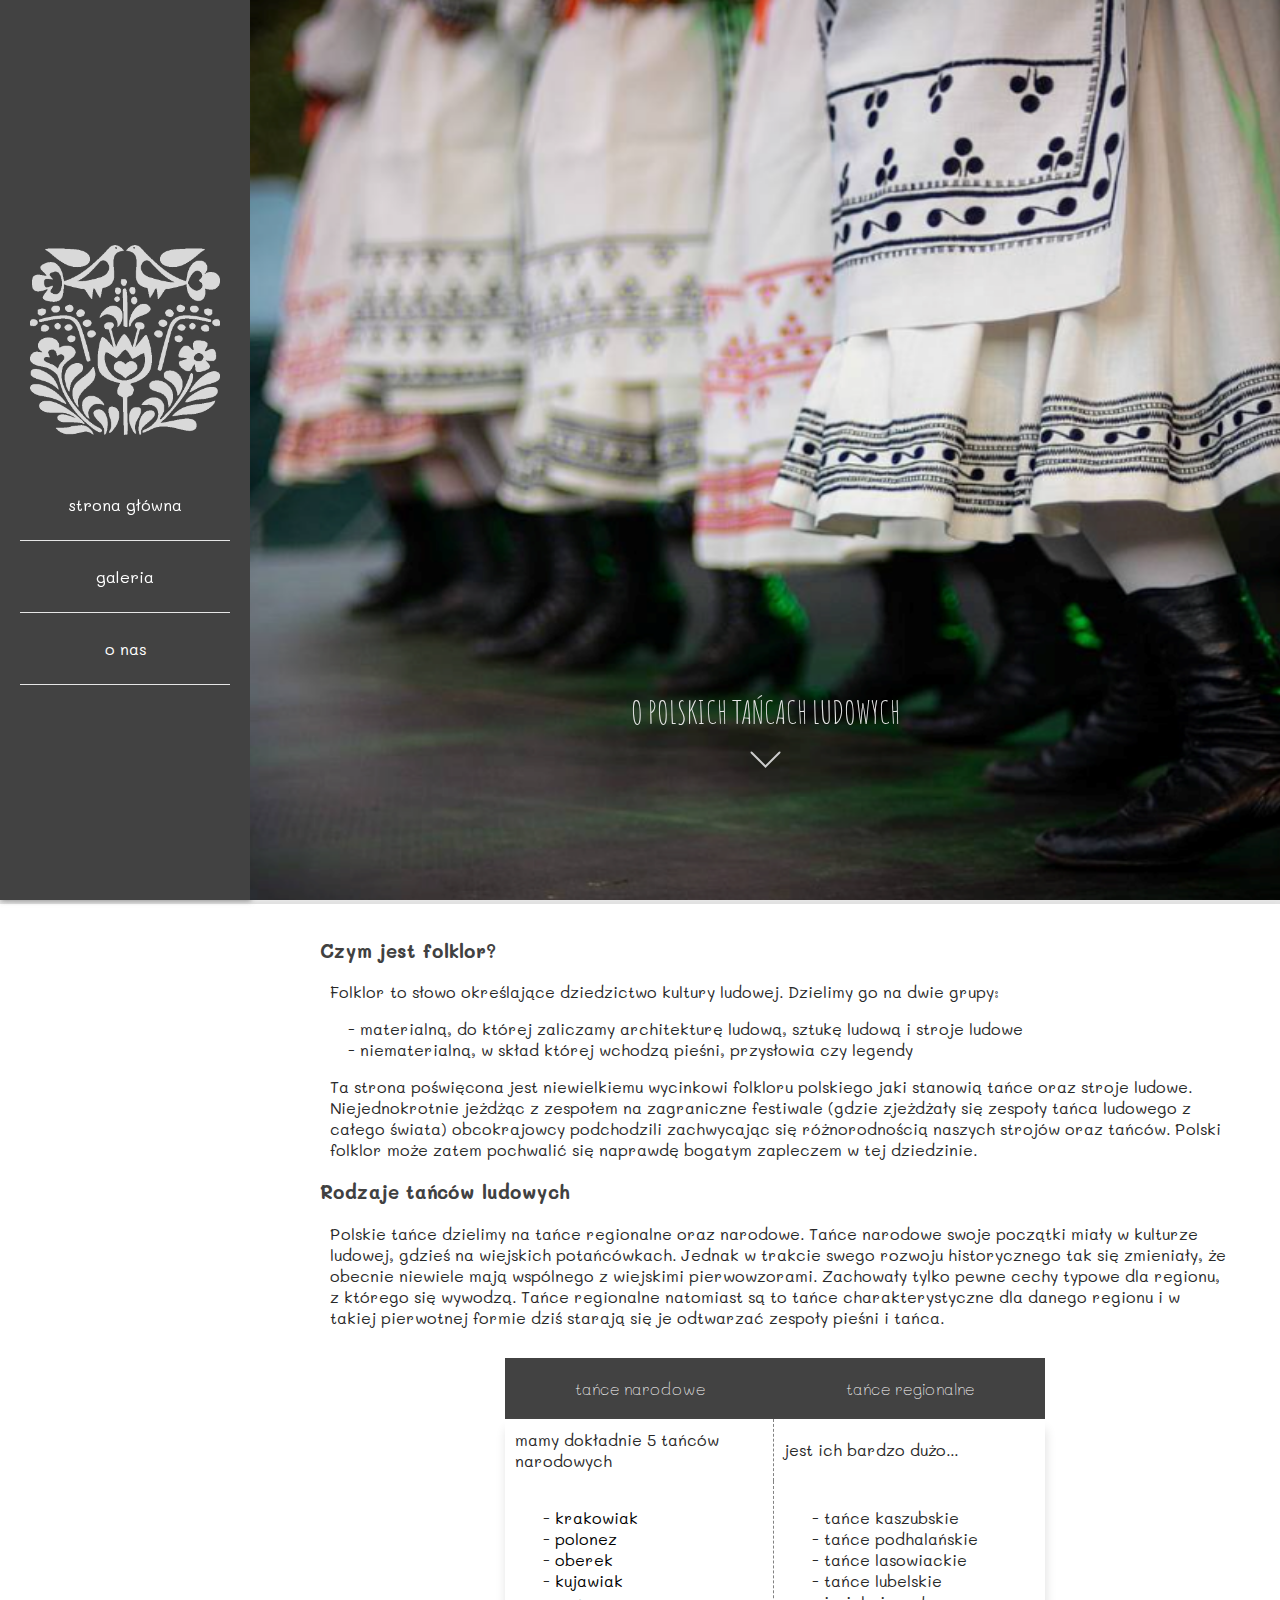
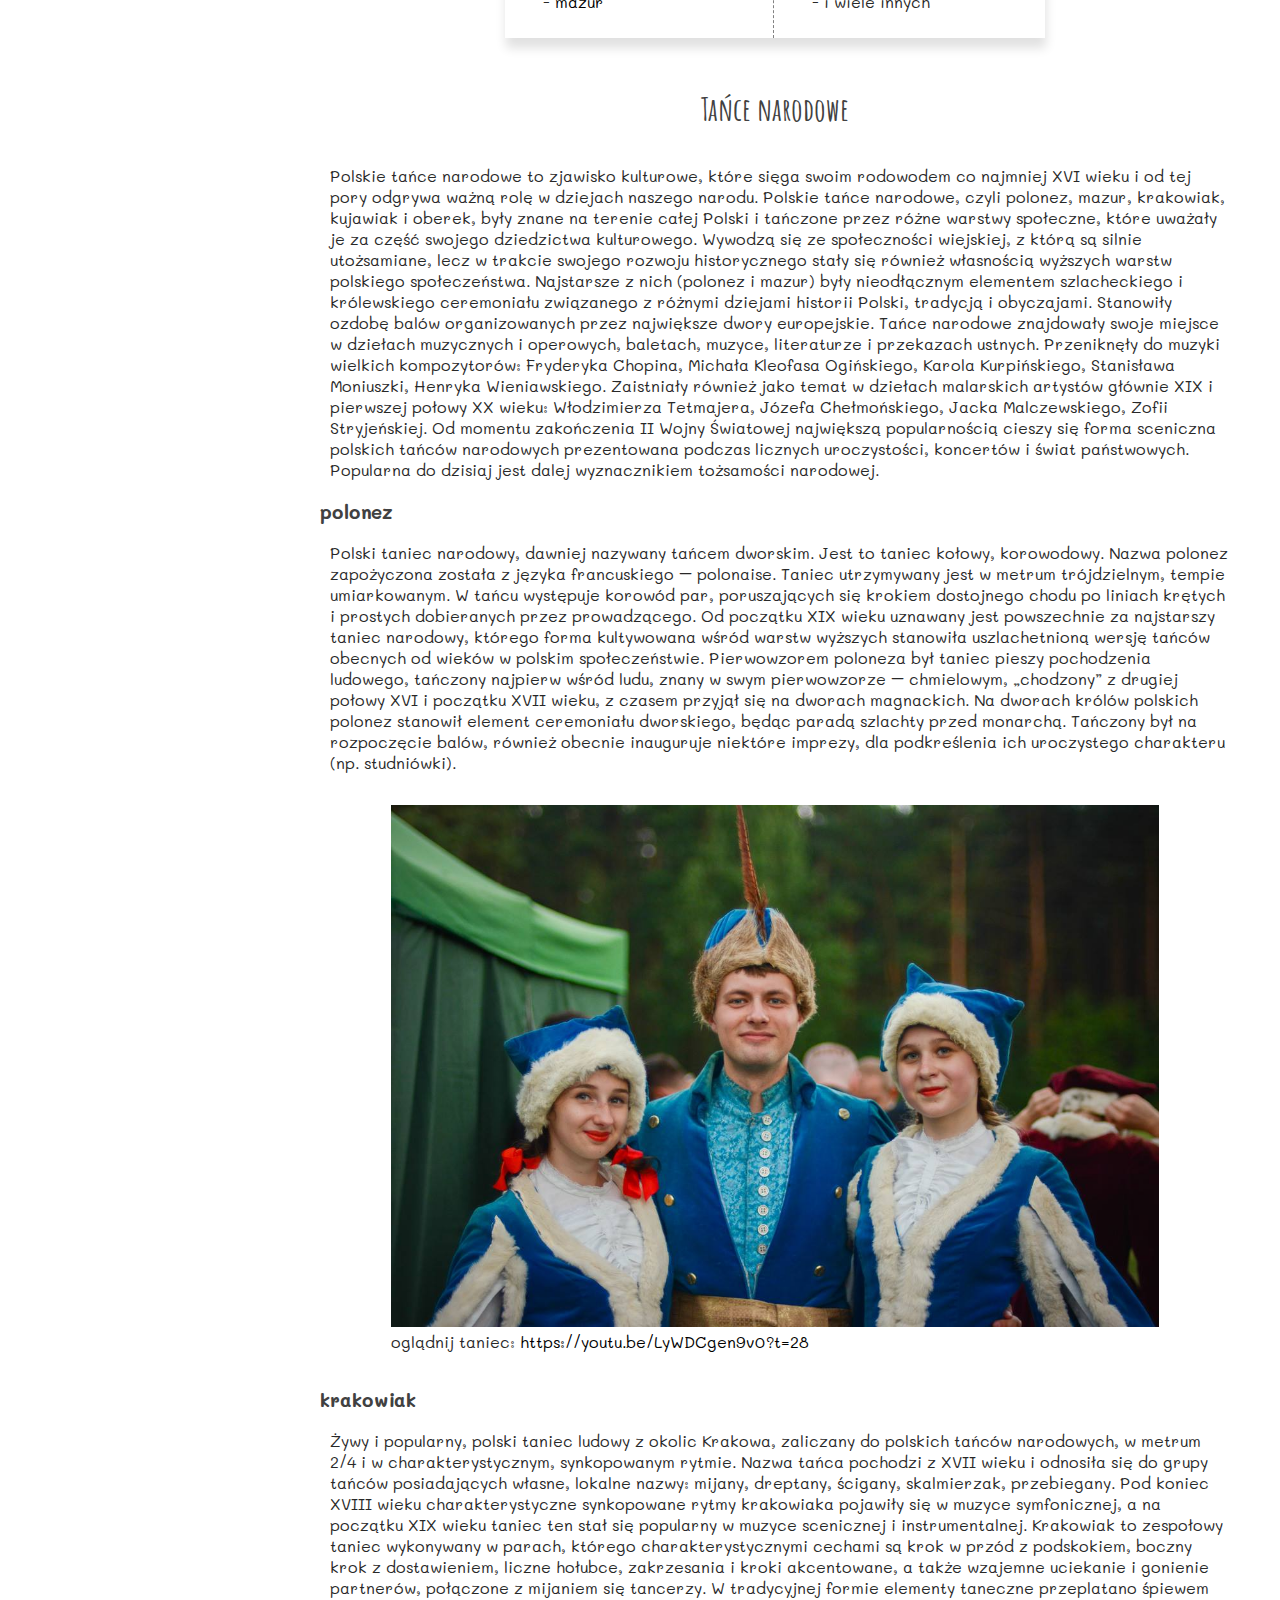
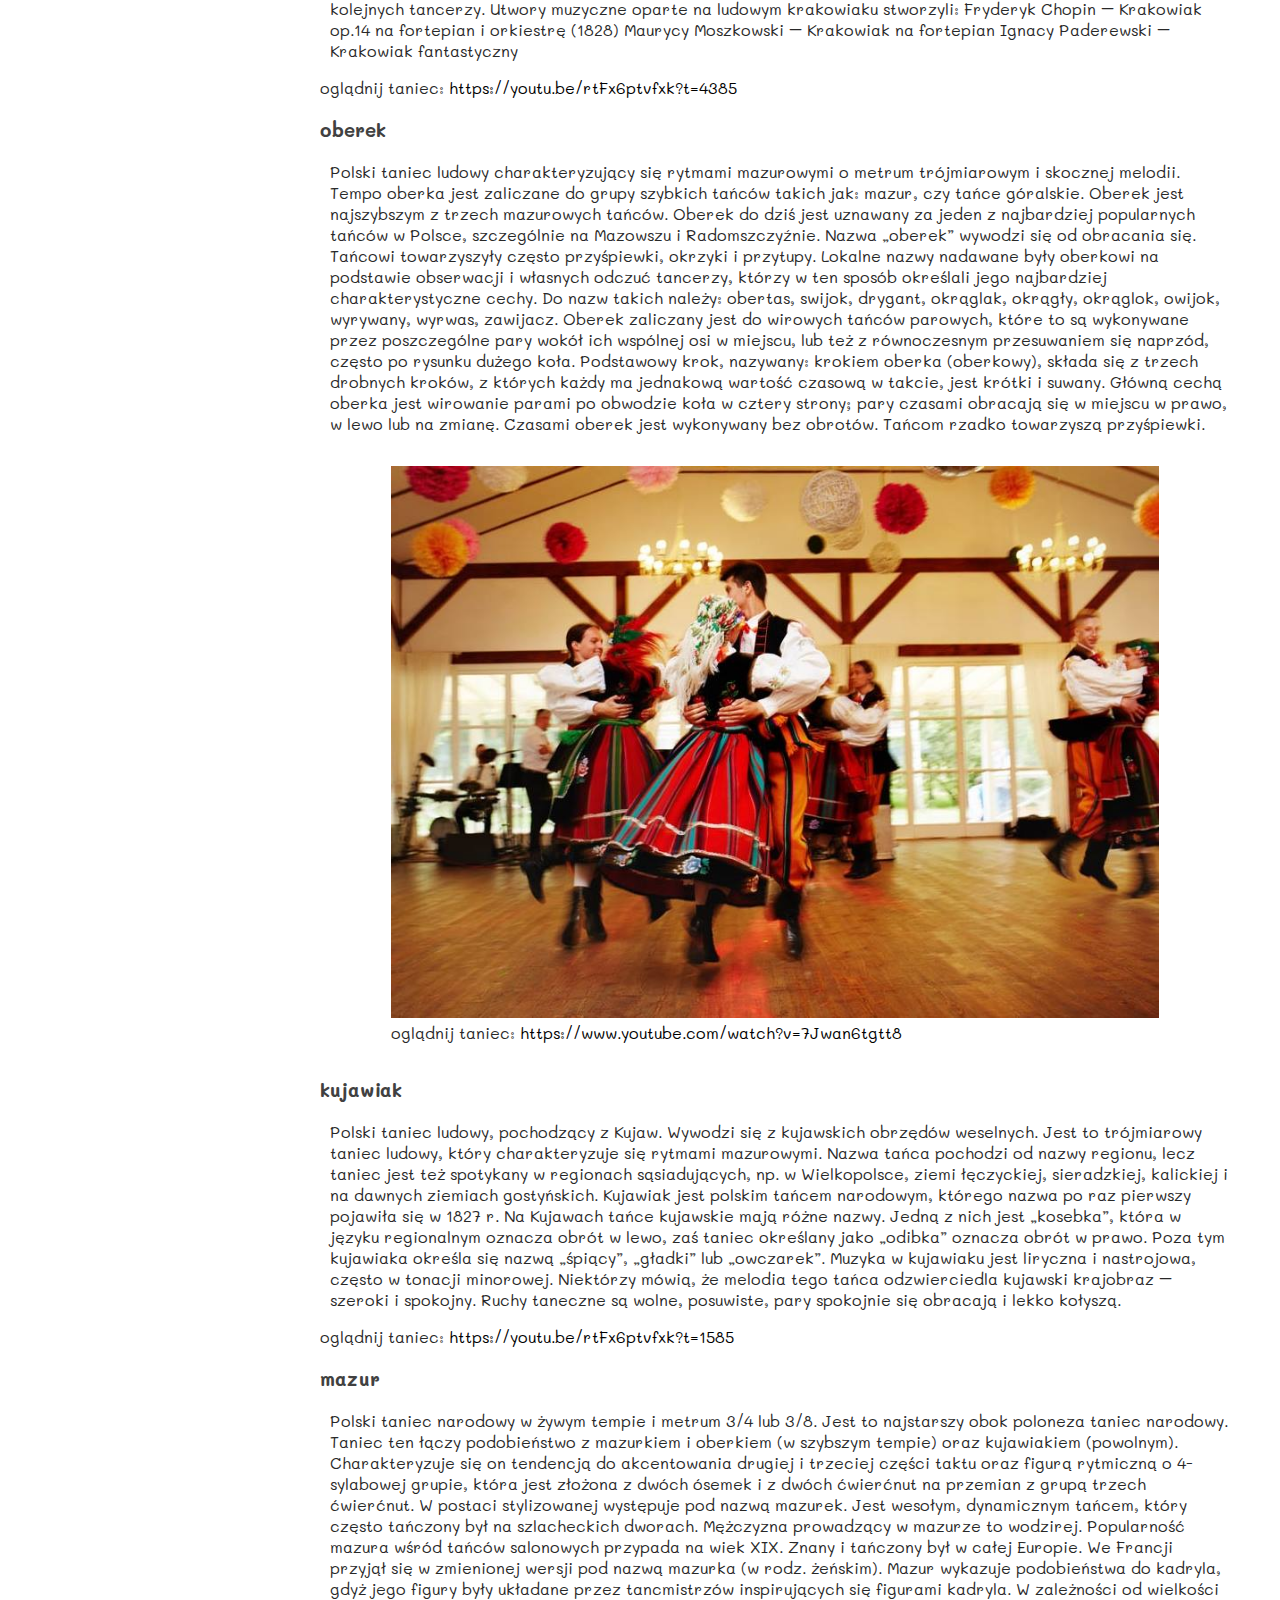
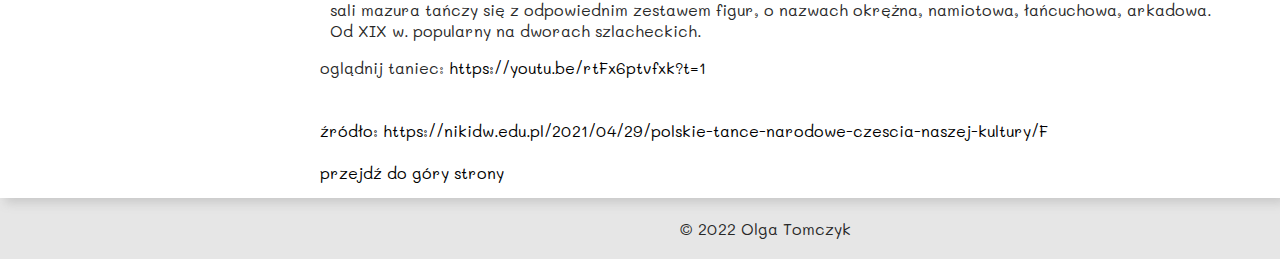
<file: index.html>
<!DOCTYPE html>
<html lang="en">

<head>
  <meta charset="UTF-8" />
  <meta http-equiv="X-UA-Compatible" content="IE=edge" />
  <link rel="shortcut icon" href="/favicons/favicon.ico" />
  <link rel="apple-touch-icon" sizes="180x180" href="favicons/apple-touch-icon.png" />
  <link rel="icon" type="image/png" sizes="32x32" href="favicons/favicon-32x32.png" />
  <link rel="icon" type="image/png" sizes="16x16" href="/favicons/favicon-16x16.png" />
  <link rel="manifest" href="/site.webmanifest" />
  <meta name="viewport" content="width=device-width, initial-scale=1.0" />
  <link rel="stylesheet" href="style.css" />
  <title>Tańce ludowe</title>
</head>

<body>

  <a name="top"></a>
  <nav>
    <div class="menu">
      <a class="for-big-desktop" href="index.html">
        <img class="nav-img" src="img/nav-img.png" alt="" /></a>
      <a class="for-small-desktop" href="index.html">
        <img class="nav-img" src="img/nav-img.png" alt="" /></a>
      <a class="menu-item main-menu-item" href="index.html">strona główna</a>
      <a class="menu-item" href="photos-gallery.html">galeria</a>
      <div class="dropdown for-big-desktop">
        <button class="dropdown-button"><a href="contact.html">o nas</a></button>
        <div class="dropdown-content">
          <a href="contact.html">kontakt</a>
        </div>
      </div>
      <a class="menu-item for-small-desktop" href="contact.html">kontakt</a>
  </nav>
  <div class="landing-page">
    <div class="displacement"></div>
    <div class="landing-page-img-div">
      <img class="landing-page-img" src="img/kiecki-jasne.png" alt="" />
      <div class="bottom-text">
        <a href="#text-content">
          <h1 class="title">O POLSKICH TAŃCACH LUDOWYCH</h1>
          <svg height="20px" width="30px">
            <polyline points="0,0 15,15 30,0 " style="fill: none; stroke: #ccc; stroke-width: 2" />
            Sorry, your browser does not support inline SVG.
          </svg>
        </a>
      </div>
    </div>
  </div>
  <div id="text-content">
    <h3>Czym jest folklor?</h3>
    <p>
      Folklor to słowo określające dziedzictwo kultury ludowej. Dzielimy go
      na dwie grupy:
    </p>
    <ul>
      <li>
        materialną, do której zaliczamy architekturę ludową, sztukę ludową i
        stroje ludowe
      </li>
      <li>
        niematerialną, w skład której wchodzą pieśni, przysłowia czy legendy
      </li>
    </ul>
    <p>
      Ta strona poświęcona jest niewielkiemu wycinkowi folkloru polskiego
      jaki stanowią tańce oraz stroje ludowe. Niejednokrotnie jeżdżąc z
      zespołem na zagraniczne festiwale (gdzie zjeżdżały się zespoły tańca
      ludowego z całego świata) obcokrajowcy podchodzili zachwycając się
      różnorodnością naszych strojów oraz tańców. Polski folklor może zatem
      pochwalić się naprawdę bogatym zapleczem w tej dziedzinie.
    </p>
    <h3>Rodzaje tańców ludowych</h3>
    <p>
      Polskie tańce dzielimy na tańce regionalne oraz narodowe. Tańce
      narodowe swoje początki miały w kulturze ludowej, gdzieś na wiejskich
      potańcówkach. Jednak w trakcie swego rozwoju historycznego tak się
      zmieniały, że obecnie niewiele mają wspólnego z wiejskimi
      pierwowzorami. Zachowały tylko pewne cechy typowe dla regionu, z
      którego się wywodzą. Tańce regionalne natomiast są to tańce
      charakterystyczne dla danego regionu i w takiej pierwotnej formie dziś
      starają się je odtwarzać zespoły pieśni i tańca.
    </p>
    <div class="t-container">
      <table class="t-headers">
        <thead>
          <tr>
            <th>tańce narodowe</th>
            <th>tańce regionalne</th>
          </tr>
        </thead>
      </table>
      <table class="t-content">
        <tr class="t-first-row">
          <td class="left-col-td">mamy dokładnie 5 tańców narodowych</td>
          <td>jest ich bardzo dużo...</td>
        </tr>
        <tr class="t-second-row">
          <td class="left-col-td">
            <ul>
              <li><a href="#krakowiak">krakowiak</a></li>
              <li><a href="#polonez">polonez</a></li>
              <li><a href="#oberek">oberek</a></li>
              <li><a href="#kujawiak">kujawiak</a></li>
              <li><a href="#mazur">mazur</a></li>
            </ul>
          </td>
          <td>
            <ul>
              <li>tańce kaszubskie</li>
              <li>tańce podhalańskie</li>
              <li>tańce lasowiackie</li>
              <li>tańce lubelskie</li>
              <li>i wiele innych</li>
            </ul>
          </td>
        </tr>
      </table>
    </div>
    <h1>Tańce narodowe</h1>
    <p>
      Polskie tańce narodowe to zjawisko kulturowe, które sięga swoim
      rodowodem co najmniej XVI wieku i od tej pory odgrywa ważną rolę w
      dziejach naszego narodu. Polskie tańce narodowe, czyli polonez, mazur,
      krakowiak, kujawiak i oberek, były znane na terenie całej Polski i
      tańczone przez różne warstwy społeczne, które uważały je za część
      swojego dziedzictwa kulturowego. Wywodzą się ze społeczności
      wiejskiej, z którą są silnie utożsamiane, lecz w trakcie swojego
      rozwoju historycznego stały się również własnością wyższych warstw
      polskiego społeczeństwa. Najstarsze z nich (polonez i mazur) były
      nieodłącznym elementem szlacheckiego i królewskiego ceremoniału
      związanego z różnymi dziejami historii Polski, tradycją i obyczajami.
      Stanowiły ozdobę balów organizowanych przez największe dwory
      europejskie. Tańce narodowe znajdowały swoje miejsce w dziełach
      muzycznych i operowych, baletach, muzyce, literaturze i przekazach
      ustnych. Przeniknęły do muzyki wielkich kompozytorów: Fryderyka
      Chopina, Michała Kleofasa Ogińskiego, Karola Kurpińskiego, Stanisława
      Moniuszki, Henryka Wieniawskiego. Zaistniały również jako temat w
      dziełach malarskich artystów głównie XIX i pierwszej połowy XX wieku:
      Włodzimierza Tetmajera, Józefa Chełmońskiego, Jacka Malczewskiego,
      Zofii Stryjeńskiej. Od momentu zakończenia II Wojny Światowej
      największą popularnością cieszy się forma sceniczna polskich tańców
      narodowych prezentowana podczas licznych uroczystości, koncertów i
      świat państwowych. Popularna do dzisiaj jest dalej wyznacznikiem
      tożsamości narodowej.
    </p>
    <h3 id="polonez">polonez</h3>
    <p>
      Polski taniec narodowy, dawniej nazywany tańcem dworskim. Jest to
      taniec kołowy, korowodowy. Nazwa polonez zapożyczona została z języka
      francuskiego – polonaise. Taniec utrzymywany jest w metrum
      trójdzielnym, tempie umiarkowanym. W tańcu występuje korowód par,
      poruszających się krokiem dostojnego chodu po liniach krętych i
      prostych dobieranych przez prowadzącego. Od początku XIX wieku
      uznawany jest powszechnie za najstarszy taniec narodowy, którego forma
      kultywowana wśród warstw wyższych stanowiła uszlachetnioną wersję
      tańców obecnych od wieków w polskim społeczeństwie. Pierwowzorem
      poloneza był taniec pieszy pochodzenia ludowego, tańczony najpierw
      wśród ludu, znany w swym pierwowzorze – chmielowym, „chodzony” z
      drugiej połowy XVI i początku XVII wieku, z czasem przyjął się na
      dworach magnackich. Na dworach królów polskich polonez stanowił
      element ceremoniału dworskiego, będąc paradą szlachty przed monarchą.
      Tańczony był na rozpoczęcie balów, również obecnie inauguruje niektóre
      imprezy, dla podkreślenia ich uroczystego charakteru (np. studniówki).
    </p>
    <div class="center-element">
      <figure>
        <img class="content-img" src="img/polonez.jpg" alt="pary tańczące poloneza" />
        <figcaption>
          oglądnij taniec:
          <a href="https://youtu.be/LyWDCgen9v0?t=28" target="_blank"
            rel="noopener noreferrer">https://youtu.be/LyWDCgen9v0?t=28</a>
        </figcaption>
      </figure>
    </div>
    <h3 id="krakowiak">krakowiak</h3>
    <p>
      Żywy i popularny, polski taniec ludowy z okolic Krakowa, zaliczany do
      polskich tańców narodowych, w metrum 2/4 i w charakterystycznym,
      synkopowanym rytmie. Nazwa tańca pochodzi z XVII wieku i odnosiła się
      do grupy tańców posiadających własne, lokalne nazwy: mijany, dreptany,
      ścigany, skalmierzak, przebiegany. Pod koniec XVIII wieku
      charakterystyczne synkopowane rytmy krakowiaka pojawiły się w muzyce
      symfonicznej, a na początku XIX wieku taniec ten stał się popularny w
      muzyce scenicznej i instrumentalnej. Krakowiak to zespołowy taniec
      wykonywany w parach, którego charakterystycznymi cechami są krok w
      przód z podskokiem, boczny krok z dostawieniem, liczne hołubce,
      zakrzesania i kroki akcentowane, a także wzajemne uciekanie i gonienie
      partnerów, połączone z mijaniem się tancerzy. W tradycyjnej formie
      elementy taneczne przeplatano śpiewem kolejnych tancerzy. Utwory
      muzyczne oparte na ludowym krakowiaku stworzyli: Fryderyk Chopin –
      Krakowiak op.14 na fortepian i orkiestrę (1828) Maurycy Moszkowski –
      Krakowiak na fortepian Ignacy Paderewski – Krakowiak fantastyczny
    </p>
    <figcaption>
      oglądnij taniec:
      <a href="https://youtu.be/rtFx6ptvfxk?t=4385" target="_blank"
        rel="noopener noreferrer">https://youtu.be/rtFx6ptvfxk?t=4385</a>
    </figcaption>
    <h3 id="oberek">oberek</h3>
    <p>
      Polski taniec ludowy charakteryzujący się rytmami mazurowymi o metrum
      trójmiarowym i skocznej melodii. Tempo oberka jest zaliczane do grupy
      szybkich tańców takich jak: mazur, czy tańce góralskie. Oberek jest
      najszybszym z trzech mazurowych tańców. Oberek do dziś jest uznawany
      za jeden z najbardziej popularnych tańców w Polsce, szczególnie na
      Mazowszu i Radomszczyźnie. Nazwa „oberek” wywodzi się od obracania
      się. Tańcowi towarzyszyły często przyśpiewki, okrzyki i przytupy.
      Lokalne nazwy nadawane były oberkowi na podstawie obserwacji i
      własnych odczuć tancerzy, którzy w ten sposób określali jego
      najbardziej charakterystyczne cechy. Do nazw takich należy: obertas,
      swijok, drygant, okrąglak, okrągły, okrąglok, owijok, wyrywany,
      wyrwas, zawijacz. Oberek zaliczany jest do wirowych tańców parowych,
      które to są wykonywane przez poszczególne pary wokół ich wspólnej osi
      w miejscu, lub też z równoczesnym przesuwaniem się naprzód, często po
      rysunku dużego koła. Podstawowy krok, nazywany: krokiem oberka
      (oberkowy), składa się z trzech drobnych kroków, z których każdy ma
      jednakową wartość czasową w takcie, jest krótki i suwany. Główną cechą
      oberka jest wirowanie parami po obwodzie koła w cztery strony; pary
      czasami obracają się w miejscu w prawo, w lewo lub na zmianę. Czasami
      oberek jest wykonywany bez obrotów. Tańcom rzadko towarzyszą
      przyśpiewki.
    </p>
    <div class="center-element">
      <figure>
        <img class="content-img" src="img/oberek.jpg" alt="pary tańczące oberka" />
        <figcaption>
          oglądnij taniec:
          <a href="https://www.youtube.com/watch?v=7Jwan6tgtt8" target="_blank"
            rel="noopener noreferrer">https://www.youtube.com/watch?v=7Jwan6tgtt8</a>
        </figcaption>
      </figure>
    </div>
    <h3 id="kujawiak">kujawiak</h3>
    <p>
      Polski taniec ludowy, pochodzący z Kujaw. Wywodzi się z kujawskich
      obrzędów weselnych. Jest to trójmiarowy taniec ludowy, który
      charakteryzuje się rytmami mazurowymi. Nazwa tańca pochodzi od nazwy
      regionu, lecz taniec jest też spotykany w regionach sąsiadujących, np.
      w Wielkopolsce, ziemi łęczyckiej, sieradzkiej, kalickiej i na dawnych
      ziemiach gostyńskich. Kujawiak jest polskim tańcem narodowym, którego
      nazwa po raz pierwszy pojawiła się w 1827 r. Na Kujawach tańce
      kujawskie mają różne nazwy. Jedną z nich jest „kosebka”, która w
      języku regionalnym oznacza obrót w lewo, zaś taniec określany jako
      „odibka” oznacza obrót w prawo. Poza tym kujawiaka określa się nazwą
      „śpiący”, „gładki” lub „owczarek”. Muzyka w kujawiaku jest liryczna i
      nastrojowa, często w tonacji minorowej. Niektórzy mówią, że melodia
      tego tańca odzwierciedla kujawski krajobraz – szeroki i spokojny.
      Ruchy taneczne są wolne, posuwiste, pary spokojnie się obracają i
      lekko kołyszą.
    </p>
    <figcaption>
      oglądnij taniec:
      <a href="https://youtu.be/rtFx6ptvfxk?t=1585" target="_blank"
        rel="noopener noreferrer">https://youtu.be/rtFx6ptvfxk?t=1585</a>
    </figcaption>
    <h3 id="mazur">mazur</h3>
    <p>
      Polski taniec narodowy w żywym tempie i metrum 3/4 lub 3/8. Jest to
      najstarszy obok poloneza taniec narodowy. Taniec ten łączy
      podobieństwo z mazurkiem i oberkiem (w szybszym tempie) oraz
      kujawiakiem (powolnym). Charakteryzuje się on tendencją do
      akcentowania drugiej i trzeciej części taktu oraz figurą rytmiczną o
      4-sylabowej grupie, która jest złożona z dwóch ósemek i z dwóch
      ćwierćnut na przemian z grupą trzech ćwierćnut. W postaci stylizowanej
      występuje pod nazwą mazurek. Jest wesołym, dynamicznym tańcem, który
      często tańczony był na szlacheckich dworach. Mężczyzna prowadzący w
      mazurze to wodzirej. Popularność mazura wśród tańców salonowych
      przypada na wiek XIX. Znany i tańczony był w całej Europie. We Francji
      przyjął się w zmienionej wersji pod nazwą mazurka (w rodz. żeńskim).
      Mazur wykazuje podobieństwa do kadryla, gdyż jego figury były układane
      przez tancmistrzów inspirujących się figurami kadryla. W zależności od
      wielkości sali mazura tańczy się z odpowiednim zestawem figur, o
      nazwach okrężna, namiotowa, łańcuchowa, arkadowa. Od XIX w. popularny
      na dworach szlacheckich.
    </p>
    <figcaption>
      oglądnij taniec:
      <a href="https://youtu.be/rtFx6ptvfxk?t=1" target="_blank"
        rel="noopener noreferrer">https://youtu.be/rtFx6ptvfxk?t=1</a>
    </figcaption> <br><br>
    <a target="_blank" href="https://nikidw.edu.pl/2021/04/29/polskie-tance-narodowe-czescia-naszej-kultury/">źródło:
      https://nikidw.edu.pl/2021/04/29/polskie-tance-narodowe-czescia-naszej-kultury/F</a>
    <br /><br />
    <div class="right">
      <a href="#top">przejdź do góry strony</a>
    </div>
  </div>
  <footer>© 2022 Olga Tomczyk</footer>
</body>

</html>
</file>
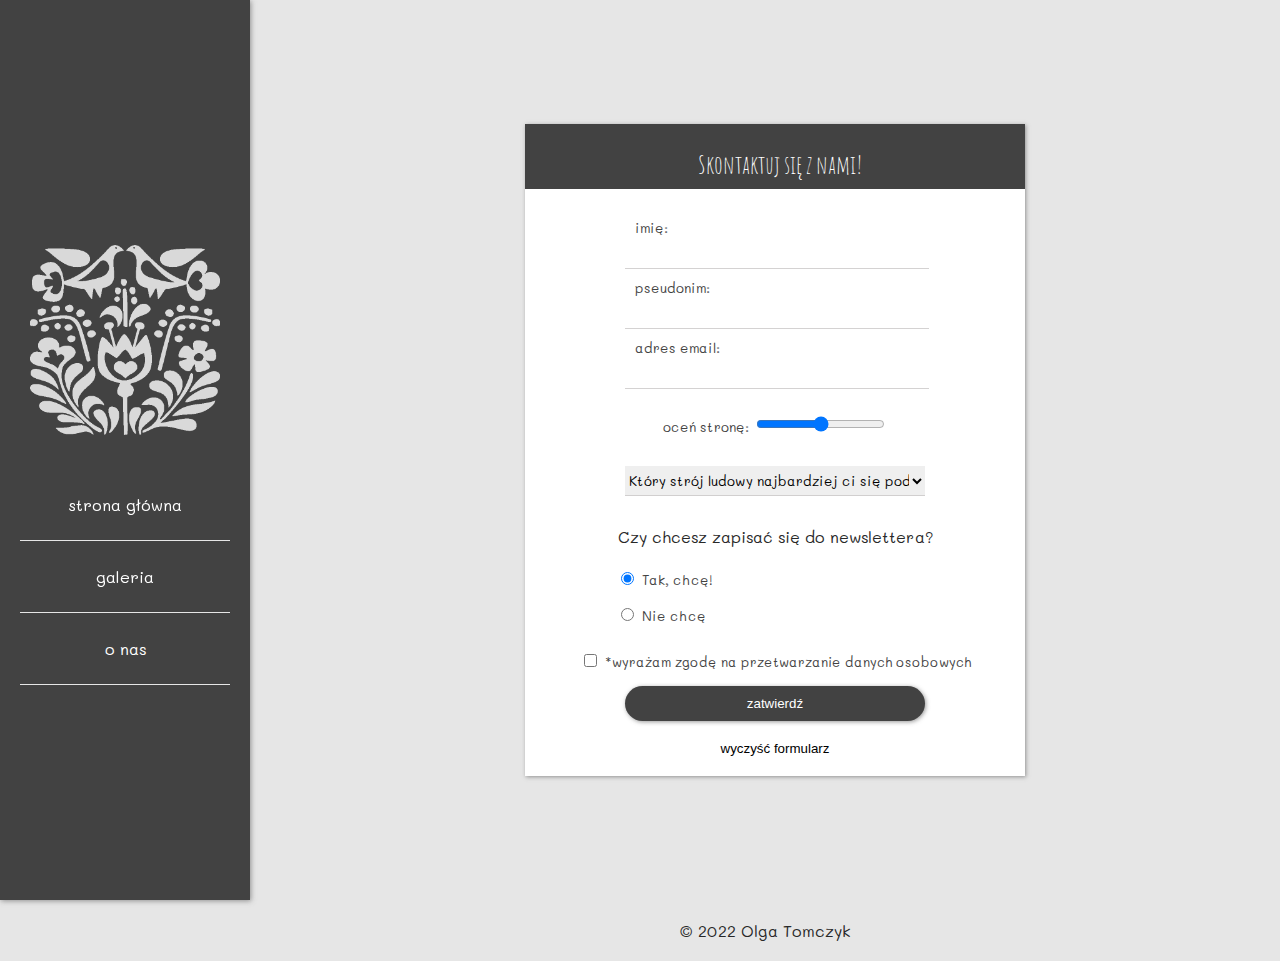
<file: contact.html>
<!DOCTYPE html>
<html lang="en">

<head>
  <meta charset="UTF-8" />
  <meta http-equiv="X-UA-Compatible" content="IE=edge" />

  <link rel="shortcut icon" href="/favicons/favicon.ico" />
  <link rel="apple-touch-icon" sizes="180x180" href="favicons/apple-touch-icon.png" />
  <link rel="icon" type="image/png" sizes="32x32" href="favicons/favicon-32x32.png" />
  <link rel="icon" type="image/png" sizes="16x16" href="/favicons/favicon-16x16.png" />
  <link rel="manifest" href="/site.webmanifest" />
  <meta name="viewport" content="width=device-width, initial-scale=1.0" />
  <link rel="stylesheet" href="style.css" />
  <title>Tańce ludowe</title>
</head>

<body>
  <nav>
    <div class="menu">
      <a class="for-big-desktop" href="index.html">
        <img class="nav-img" src="img/nav-img.png" alt="" /></a>
      <a class="for-small-desktop" href="index.html">
        <img class="nav-img" src="img/nav-img.png" alt="" /></a>
      <a class="menu-item main-menu-item" href="index.html">strona główna</a>
      <a class="menu-item" href="photos-gallery.html">galeria</a>
      <div class="dropdown for-big-desktop">
        <button class="dropdown-button"><a href="contact.html">o nas</a></button>
        <div class="dropdown-content">
          <a href="contact.html">kontakt</a>
        </div>
      </div>
      <a class="menu-item for-small-desktop" href="contact.html">kontakt</a>
  </nav>
  <div class="form-container">
    <form action="">
      <div class="form-header">
        <p> Skontaktuj się z nami!</p>
        <a href="index.html" class="for-mobile-screen">X</a>
      </div>
      <div class="user-data-form">
        <p id="user-data-label">imię:</p>
        <input class="user-data-input" type="text" />
      </div>
      <div class="user-data-form">
        <p id="user-data-label">pseudonim:</p>
        <input class="user-data-input" type="text" />
      </div>
      <div class="user-data-form">
        <p id="user-data-label">adres email:</p>
        <input class="user-data-input" type="email">
      </div>
      <div class="form-element">
        <label for="#rate">oceń stronę:</label>
        <input type="range" id="rate" />
      </div>
      <select class="form-element" id="choose-folk-costume" name="cars">
        <option value="">Który strój ludowy najbardziej ci się podoba?</option>
        <option value="kontusz-szlachecki">kontusz szlachecki</option>
        <option value="stroj-lowicki">strój łowicki</option>
        <option value="stroj-krakowski">strój krakowski</option>
      </select>
      <fieldset>
        <legend>Czy chcesz zapisać się do newslettera?</legend>
        <div class="form-element">
          <input type="radio" id="positive-answer" value="true" checked />
          <label for="positive-answer">Tak, chcę!</label>
        </div>

        <div>
          <input type="radio" id="negative-answer" value="false" />
          <label for="negative-answer">Nie chcę</label>
        </div>
      </fieldset>
      <div class="form-element">
        <input type="checkbox" id="agreement" />
        <label class="agreement-checkbox" for="#agreement">*wyrażam zgodę na przetwarzanie danych osobowych</label>
      </div>
      <button class="submit-button" type="submit">zatwierdź</button>
      <input class="reset-button" type="reset" value="wyczyść formularz" />

    </form>
  </div>
  <footer>© 2022 Olga Tomczyk</footer>
</body>

</html>
</file>
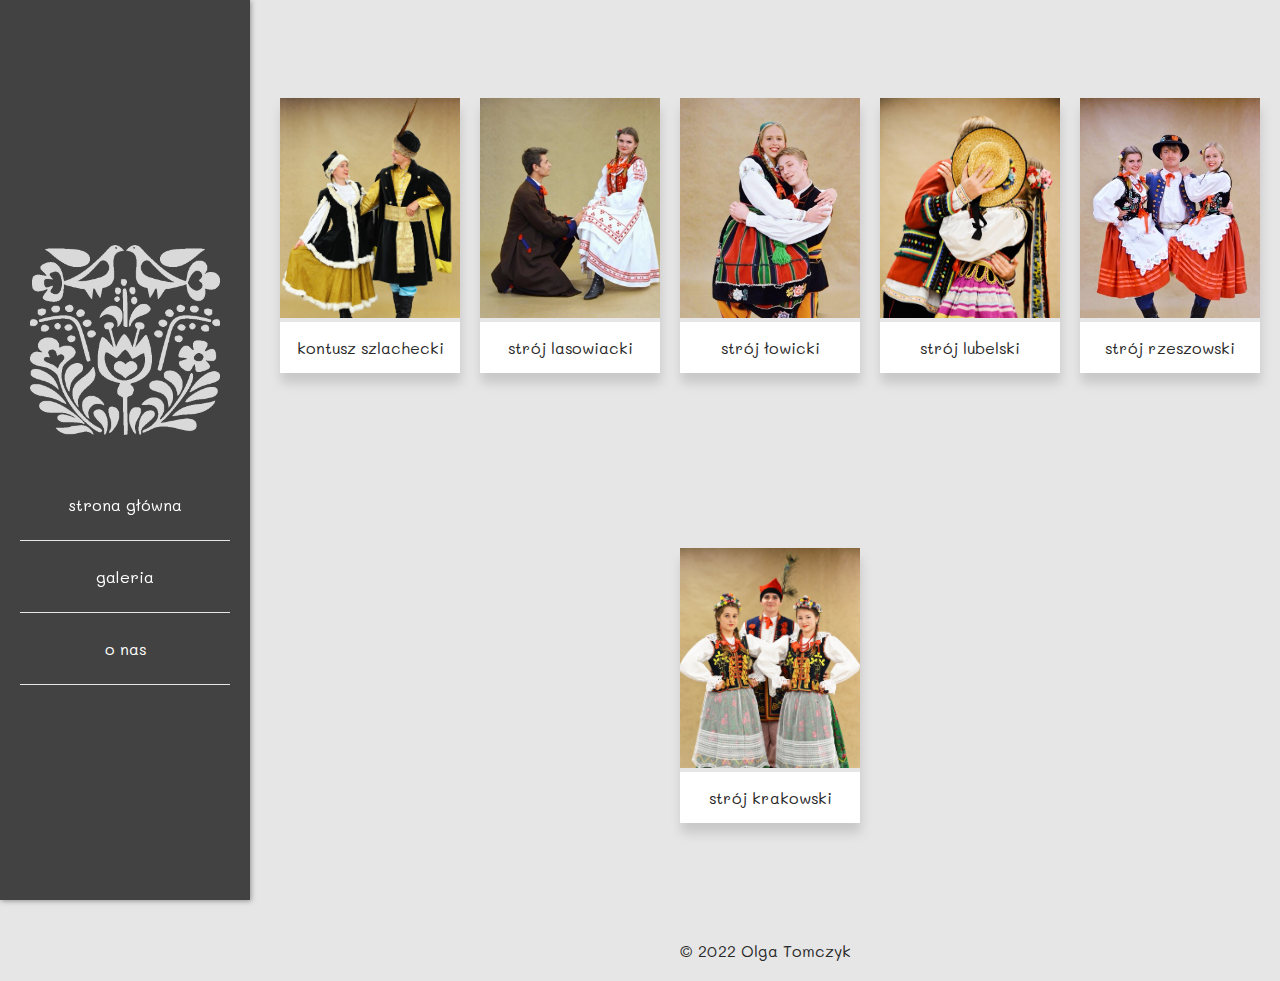
<file: photos-gallery.html>
<!DOCTYPE html>
<html lang="en">

<head>
  <meta charset="UTF-8" />
  <meta http-equiv="X-UA-Compatible" content="IE=edge" />
  <link rel="shortcut icon" href="/favicons/favicon.ico" />
  <link rel="apple-touch-icon" sizes="180x180" href="favicons/apple-touch-icon.png" />
  <link rel="icon" type="image/png" sizes="32x32" href="favicons/favicon-32x32.png" />
  <link rel="icon" type="image/png" sizes="16x16" href="/favicons/favicon-16x16.png" />
  <link rel="manifest" href="/site.webmanifest" />
  <meta name="viewport" content="width=device-width, initial-scale=1.0" />
  <link rel="stylesheet" href="style.css" />
  <title>Tańce ludowe</title>
</head>

<body>
  <nav>
    <div class="menu">
      <a class="for-big-desktop" href="index.html">
        <img class="nav-img" src="img/nav-img.png" alt="" /></a>
      <a class="for-small-desktop" href="index.html">
        <img class="nav-img" src="img/nav-img.png" alt="" /></a>
      <a class="menu-item main-menu-item" href="index.html">strona główna</a>
      <a class="menu-item" href="photos-gallery.html">galeria</a>
      <div class="dropdown for-big-desktop">
        <button class="dropdown-button"><a href="contact.html">o nas</a></button>
        <div class="dropdown-content">
          <a href="contact.html">kontakt</a>
        </div>
      </div>
      <a class="menu-item for-small-desktop" href="contact.html">kontakt</a>
  </nav>
  <div id="wrapper">
    <div class="photos-gallery">
      <div class="gallery-item">
        <a target="_blank" href="img/kontusz-szlachecki.jpg">
          <img class="gallery-img" src="img/kontusz-szlachecki.jpg" alt="" /></a>
        <div class="img-descr">kontusz szlachecki</div>
      </div>
      <div class="gallery-item">
        <a target="_blank" href="img/stroj-lasowiacki.jpg">
          <img class="gallery-img" src="img/stroj-lasowiacki.jpg" alt="" /></a>
        <div class="img-descr">strój lasowiacki</div>
      </div>
      <div class="gallery-item">
        <a href="img/stroj-lowicki.jpg" target="_blank">
          <img class="gallery-img" src="img/stroj-lowicki.jpg" alt="" /></a>
        <div class="img-descr">strój łowicki</div>
      </div>
      <div class="gallery-item">
        <a target="_blank" href="img/stroj-lubelski.jpg">
          <img class="gallery-img" src="img/stroj-lubelski.jpg" alt="" /></a>
        <div class="img-descr">strój lubelski</div>
      </div>
      <div class="gallery-item">
        <a target="_blank" href="img/stroj-rzeszowski.jpg">
          <img class="gallery-img" src="img/stroj-rzeszowski.jpg" alt="" /></a>
        <div class="img-descr">strój rzeszowski</div>
      </div>
      <div class="gallery-item">
        <a target="_blank" href="img/stroj-krakowski.jpg">
          <img class="gallery-img" src="img/stroj-krakowski.jpg" alt="" /></a>
        <div class="img-descr">strój krakowski</div>
      </div>
    </div>
  </div>
  <footer>© 2022 Olga Tomczyk</footer>
</body>

</html>
</file>
<file: style.css>
@import url('https://fonts.googleapis.com/css2?family=Amatic+SC&family=Inconsolata&family=Mali&display=swap');

html {
    min-height: 100vh;
    overflow: auto;
}

body {
    background-color: rgb(230, 230, 230);
    height: fit-content;
    margin: 0px;
    color: rgb(40, 40, 40);
    font-family: 'Mali', cursive;
}

#wrapper {
    padding: 10px 10px 10px 270px;
    height: 100%;
    overflow: auto;
}

#text-content {
    padding: 15px 50px 15px 320px;
    background-color: rgb(255, 255, 255);
    box-shadow: 5px 5px 10px rgb(201, 201, 201);
}

footer {
    padding-left: 250px;
    margin: 20px 0;
    text-align: center;
}

a {
    color: black;
    text-decoration: none;
}


a:hover {
    cursor: pointer;
}



button > a {
    color: white;
}

.for-small-desktop,
.for-mobile-screen {
    display: none;
}

.center-element {
    display: flex;
    justify-content: center;
}

.content-img {
    max-width: 60vw;
}

h1 {
    margin: 0px;
    text-align: center;
    padding: 20px 0;
    font-family: 'Amatic SC', cursive;
    color: rgb(65, 65, 65);
}

h3 {
    color: rgb(65, 65, 65);
}

p {
    padding-left: 10px;
}

.nav-img {
    opacity: 80%;
    width: 250px;
}

.menu {
    position: fixed;
    display: flex;
    flex-direction: column;
    justify-content: center;
    width: 250px;
    float: left;
    overflow: hidden;
    height: 100vh;
    background-color: rgb(66, 66, 66);
    box-shadow: 1px 1px 5px #686868ad;
}

.menu-item {
    color: white;
    padding: 10%;
    margin: 0 20px;
    text-decoration: none;
    text-align: center;
    border-bottom: 1px solid rgb(230, 230, 230);
}

.menu-item:hover {
    background-color: rgb(70, 70, 70);
}



/* ---------------------------------------------------> dropdown <------------------------------------------- */

.dropdown-button {
    background-color: rgb(66, 66, 66);
    color: white;
    padding: 10%;
    margin: 0 20px;
    text-decoration: none;
    text-align: center;
    font-family: 'Mali', cursive;
    width: 210px;
    border: none;
    border-bottom: 1px solid rgb(230, 230, 230);
    font-size: 16px;
    cursor: pointer;
}

/* The container <div> - needed to position the dropdown content */
.dropdown {
    position: relative;
    display: inline-block;
}

/* Dropdown Content (Hidden by Default) */
.dropdown-content {
    display: none;
    position: absolute;
    width: 210px;
    left: 20px;
    z-index: 1;
}

/* Links inside the dropdown */
.dropdown-content a {
    color: white;
    padding: 12px 16px;
    text-align: center;
    text-decoration: none;
    display: block;
}

/* Show the dropdown menu on hover */
.dropdown:hover .dropdown-content {
    display: block;
    background-color: rgb(70, 70, 70);
}

.dropdown-content a:hover {
    background-color: rgb(75, 75, 75);
}


/* --------------------------------------------> landing page styles <----------------------------------- */


.landing-page-img-div {
    margin-left: 250px;
    position: relative;
    text-align: center;
}

.landing-page-img {
    width: 100%;
    min-height: 100vh;
    object-fit: cover;
}

.title {
    color: rgb(230, 230, 230);
    font-weight: 100;
}

.bottom-text {
    position: absolute;
    top: 80%;
    left: 50%;
    transform: translate(-50%, -50%);
    animation: move 2s infinite;
}

@keyframes move {
    from {
        top: 87vh;
    }

    to {
        top: 90vh;
    }
}

.bottom-text:hover {
    cursor: pointer;
}

/* ---------------------------------------------------> table styles <-----------------------------------------------------  ZROBIONE */

.t-container {
    margin: 30px 0;
    display: flex;
    flex-direction: column;
    align-items: center;
    justify-content: center;
}

table {
    border-collapse: collapse;
    width: 540px;
}

li::marker {
    content: '- ';
}

thead {
    background-color: rgb(66, 66, 66);
    color: white;
}

th {
    padding: 20px;
    font-weight: 100;
}

td {
    padding: 10px;
    width: 270px;
}

.t-content {
    box-shadow: 1px 10px 10px rgb(225, 225, 225);
}

.left-col-td {
    border-right: 1px dashed rgb(130, 130, 130);
}


/* ----------------------------------------------------> photos gallery <-------------------------------------------------- */

.photos-gallery {
    min-height: 100vh;
    display: flex;
    flex-direction: row;
    justify-content: center;
    align-items: center;
    flex-wrap: wrap;
}

.gallery-img {
    width: 180px;
    height: 220px;
    object-fit: cover;
    object-position: 0% 0%;

}

.gallery-item {
    margin: 10px;
    width: 180px;
    box-shadow: 1px 10px 10px rgb(200, 200, 200);
}

.img-descr {
    padding: 15px;
    text-align: center;
    background-color: rgb(255, 255, 255);
}

.gallery-img:hover {
    cursor: grab;
}


/* ----------------------------------------> form styles <-------------------------------------------------- */

.form-container {
    padding-left: 270px;
    display: flex;
    align-items: center;
    justify-content: center;
    height: 100vh;
}

.form-header {
    background-color: rgb(66, 66, 66);
    text-align: center;
    margin-bottom: 30px;
    width: 100%;
    font-size: 20px;
    height: 65px;
}

.form-header>p {
    color: white;
    font-family: 'Amatic SC', cursive;
    font-size: 25px;
}

form {
    width: 500px;
    display: flex;
    flex-direction: column;
    background-color: rgb(255, 255, 255);
    align-items: center;
    box-shadow: 1px 1px 4px #686868ad;
}

.user-data-form {
    display: flex;
    flex-direction: column;
    align-items: flex-start;
    width: 60%;
}

#user-data-label {
    margin: 0;
}

.user-data-input {
    outline: none;
    border: none;
    border-bottom: 1px solid rgba(201, 199, 199, 0.8);
    margin-bottom: 10px;
    height: 30px;
    width: 100%;
}


.form-element {
    margin: 15px 0;
}

.agreement-checkbox {
    font-size: small;
}

form>p {
    color: rgb(157, 9, 9);
}

#user-data-label,
label {
    color: rgb(66, 66, 66);
    font-size: smaller;
}

input[type="email"]:invalid {
    color: rgb(125, 125, 125);
}

.user-data-form>input {
    font-family: 'Mali', cursive;
}

#choose-folk-costume {
    border: none;
    outline: none;
    border-bottom: 1px solid rgba(201, 199, 199, 0.8);
    width: 60%;
    height: 30px;
    margin-bottom: 30px;
    font-family: 'Mali', cursive;
}

fieldset {
    border: none;
}



/* form buttons */

.submit-button,
.reset-button {
    width: 130px;
    padding: 10px;
    border: none;
    color: white;
    margin-bottom: 10px;
    outline: none;
    cursor: pointer;
    box-shadow: 1px 1px 4px #686868ad;
    width: 60%;
    border-radius: 20px;
}

.reset-button {
    border: none;
    background-color: white;
    color: black;
    box-shadow: none;
}

.submit-button {
    background-color: rgb(66, 66, 66);
}

.submit-button:hover {
    transition: 0.3s;
    background-color: rgb(90, 90, 90);
}

.reset-button:hover {
    cursor: pointer;
    color: rgb(120, 120, 120);
}

/* ---------------------------------------------------------> media query <---------------------------------------------------------- */



@media only screen and (max-width: 1040px) {

    footer {
        padding-left: 0;
    }

    body {
        background-color: #ccc;
    }

    .for-small-desktop {
        display: block;
    }

    .for-big-desktop {
        display: none;
    }

    .menu {
        top: 0;
        width: 100%;
        flex-direction: row;
        justify-content: flex-start;
        align-items: center;
        height: 100px;
        position: fixed;
        top: 0;
        left: 0;
        z-index: 10;
        background-color: #ccc;
        box-shadow: none;
    }

    .menu-item {
        color: white;
        height: 40px;
        padding: 0;
        margin: 0 10px;
        border-bottom: none;
        font-size: 35px;
        font-family: 'Amatic SC', cursive;
    }

    .menu-item:hover {
        background-color: #ccc;
    }

    .landing-page-img-div {
        margin: 100px 0;
    }

    .landing-page-img {
        margin: auto;
        display: block;
        min-height: auto;
        max-width: 90vw;
        height: 80vh;
    }

    @keyframes move {
        from {
            top: 65vh;
        }

        to {
            top: 68vh;
        }
    }

    .nav-img {
        width: 70px;
        height: 70px;
        opacity: 90%;
    }

    #wrapper {
        padding: 120px 0 0 0;
    }

    #text-content {
        padding: 120px 15px 15px 15px;
        background-color: white;
        box-shadow: none;
    }


    .form-container {
        height: 652.2px;
        align-items: flex-start;
        padding: 100px 0 0 0;
    }

    table {
        display: none;
    }

    .content-img {
        min-width: 90vw;
    }

    .main-menu-item {
        display: none;
    }

    .content-div {
        background-color: white;
        padding: 10px;
        border: none;
    }

    img.content-img {
        min-width: 80vw;
    }

    .gallery-item {
        box-shadow: 1px 10px 10px rgb(178, 178, 178);
    }

    .img-descr {
        background-color: rgb(241, 241, 241);
    }
}

@media only screen and (max-width: 540px) {
    .form-container {
        height: 100vh;
        padding: 0;
    }

    .for-mobile-screen {
        margin: 0;
        display:block;
        position: absolute;
        z-index: 20;
        top: 10px;
        right: 10px;
        color: rgb(225, 225, 225);
        font-weight: 500;

    }

    form {
        position: relative;
        z-index: 10;
        top: 0px;
        height: 100vh;
        width: 100vw;
        margin: 0 auto;
        box-shadow: none;
    }

    .user-data-form {
        width: 98%;
    }

    fieldset {
        width: 90%;
    }

    #choose-folk-costume {
        width: 99%;
        font-size: 15px;
    }
}
</file>
